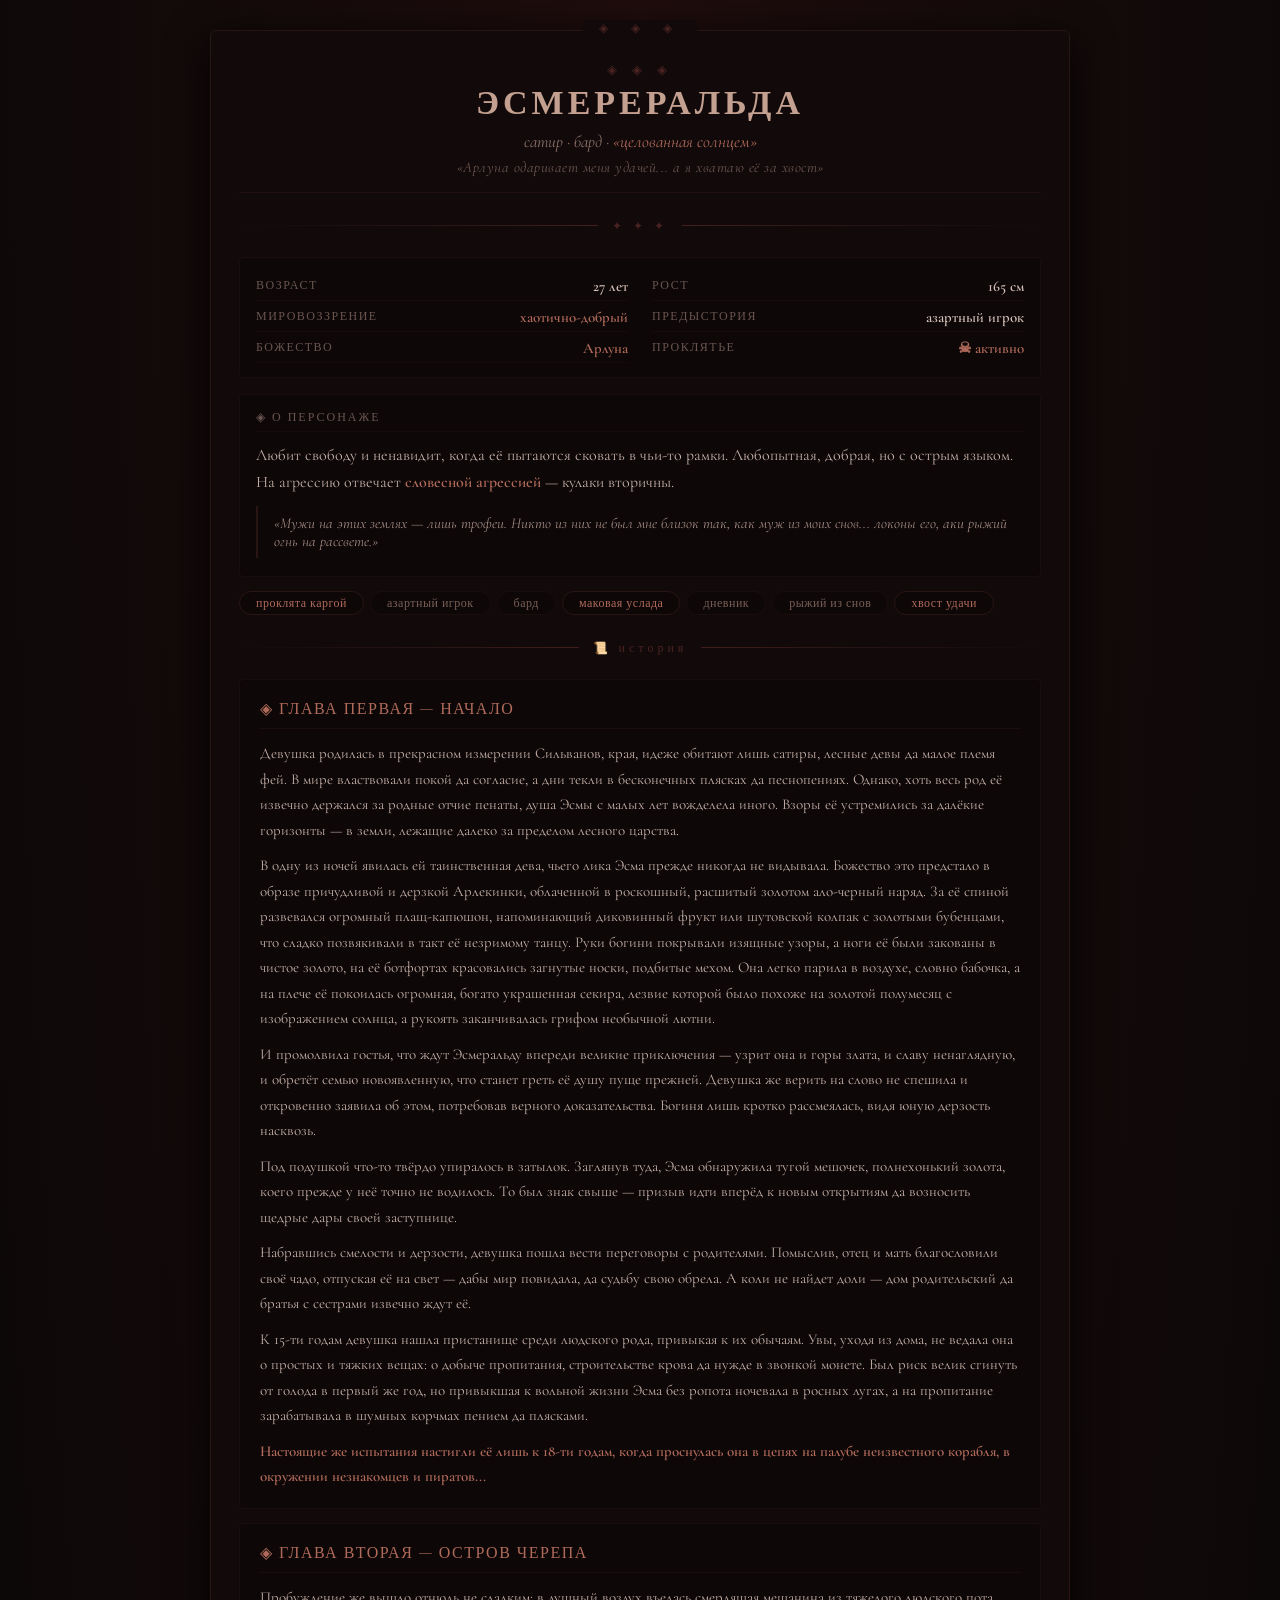
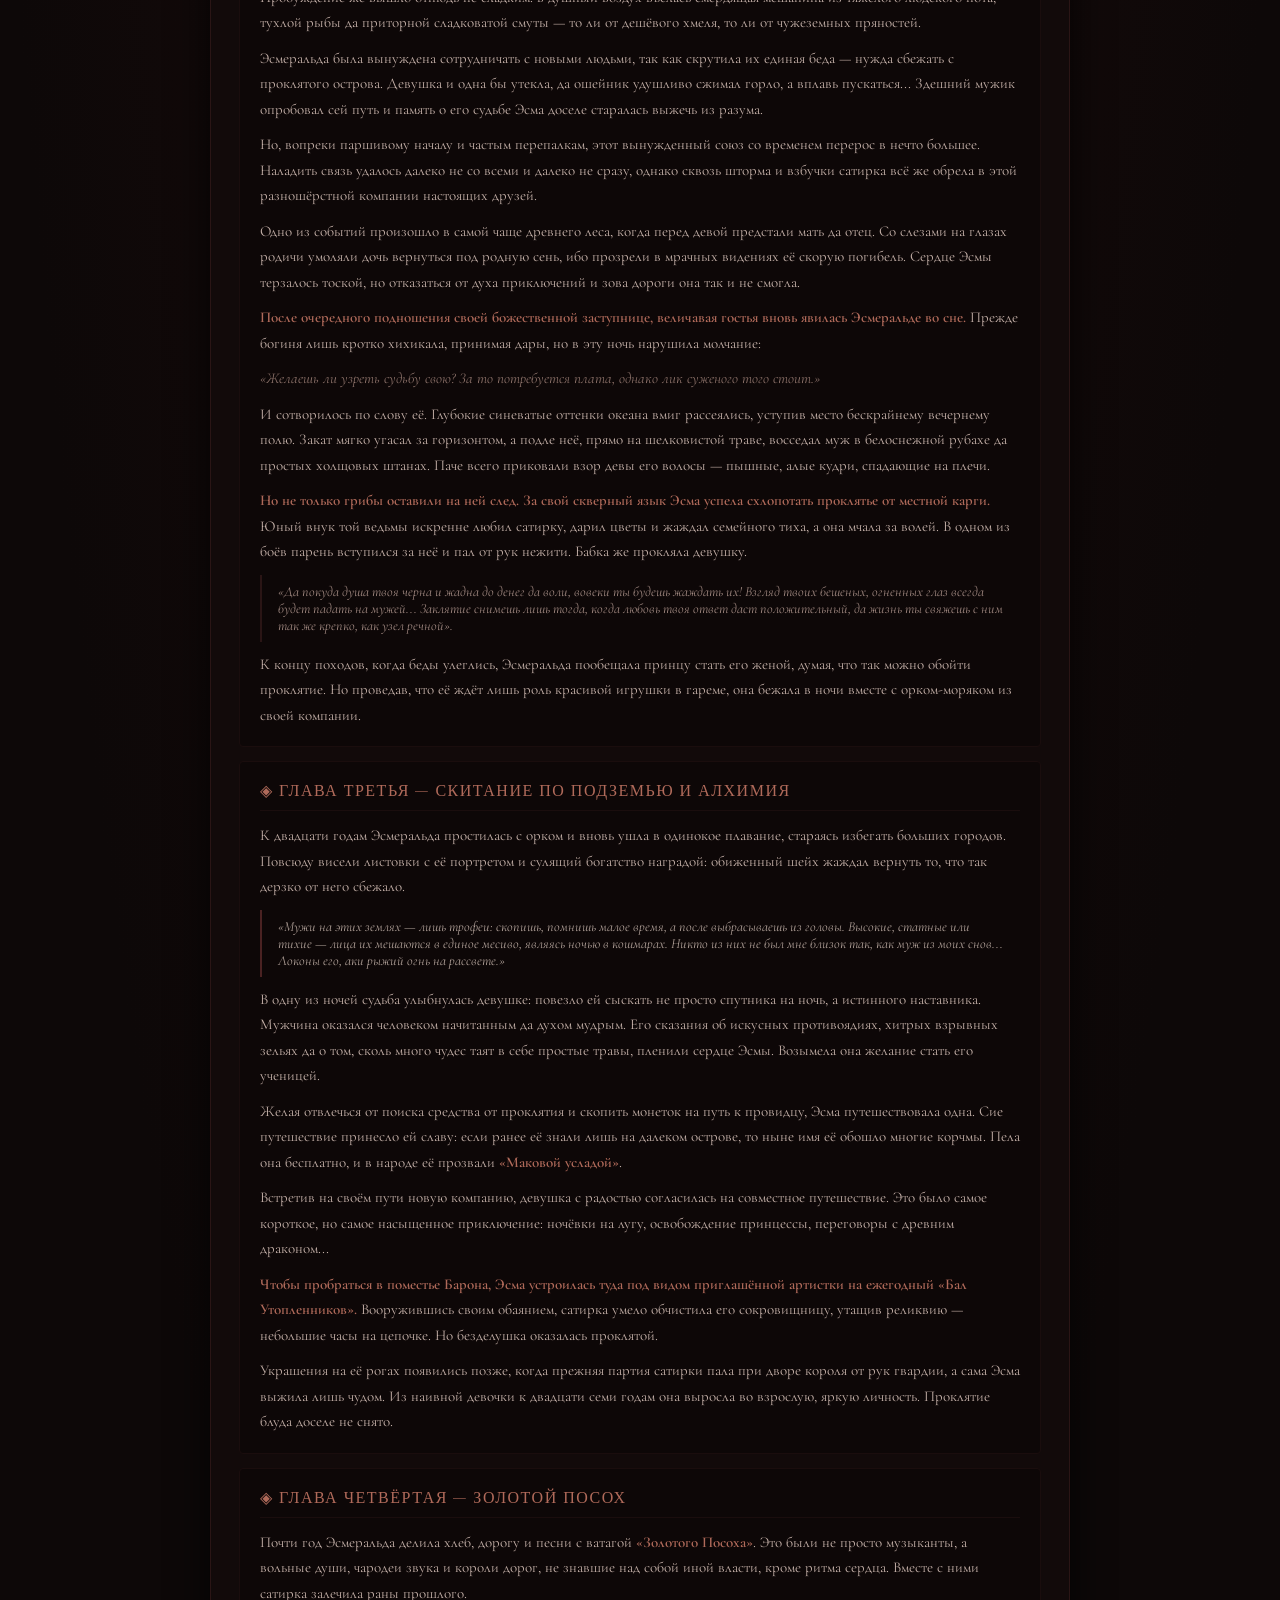
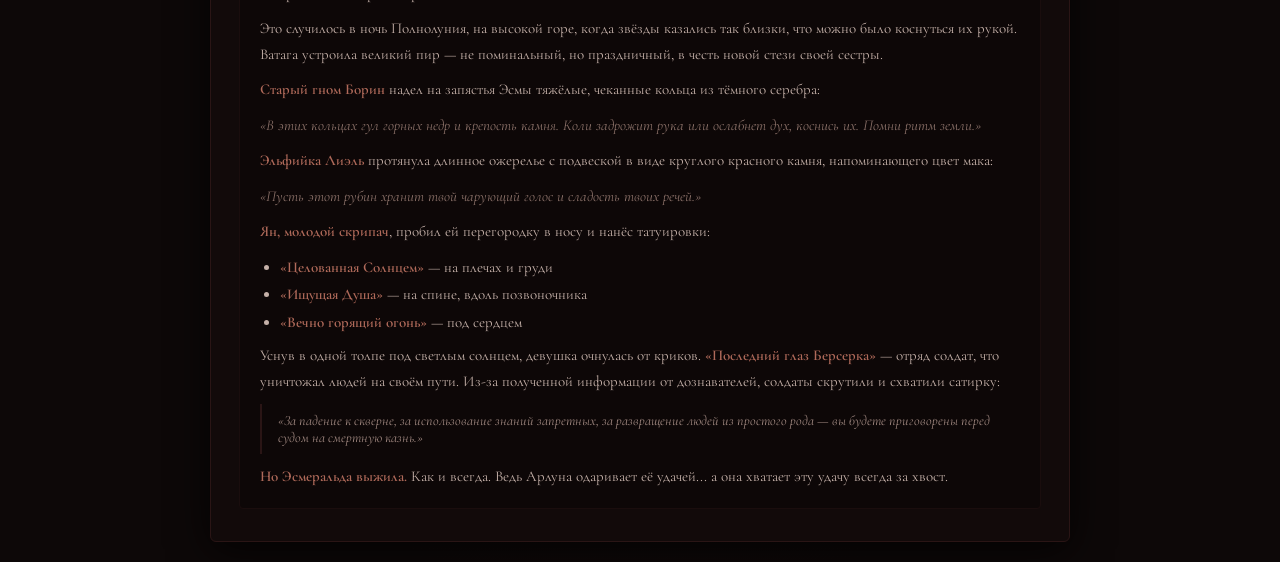
<file: html_20260808_381b29.html>
<!DOCTYPE html>
<html lang="ru">
<head>
    <meta charset="UTF-8" />
    <meta name="viewport" content="width=device-width, initial-scale=1.0" />
    <title>Эсмереральда · Сатир Бард</title>
    <link rel="preconnect" href="https://fonts.googleapis.com" />
    <link rel="preconnect" href="https://fonts.gstatic.com" crossorigin />
    <link href="https://fonts.googleapis.com/css2?family=Cinzel:wght@500;700&family=Cormorant+Garamond:ital,wght@0,400;0,600;1,400&display=swap" rel="stylesheet" />
    <style>
        /* ---------- ОСНОВА ---------- */
        * {
            margin: 0;
            padding: 0;
            box-sizing: border-box;
        }

        body {
            background: #0d0808;
            background-image: radial-gradient(ellipse at 50% 0%, #1f0d0d 0%, #0d0808 75%);
            min-height: 100vh;
            display: flex;
            justify-content: center;
            align-items: flex-start;
            font-family: 'Cormorant Garamond', serif;
            padding: 20px;
        }

        /* ---------- ОСНОВНАЯ КАРТОЧКА ---------- */
        .sheet {
            max-width: 860px;
            width: 100%;
            background: #120a0a;
            border: 1px solid #2a1515;
            border-radius: 6px;
            padding: 30px 28px 32px;
            box-shadow: 0 8px 40px rgba(0, 0, 0, 0.8);
            position: relative;
            margin-top: 10px;
        }

        .sheet::before {
            content: "◈ ◈ ◈";
            position: absolute;
            top: -11px;
            left: 50%;
            transform: translateX(-50%);
            background: #120a0a;
            padding: 0 16px;
            color: #4a2222;
            font-size: 12px;
            letter-spacing: 10px;
            font-family: 'Cinzel', serif;
        }

        /* ---------- ШАПКА ---------- */
        .header {
            border-bottom: 1px solid #1f0f0f;
            padding-bottom: 16px;
            margin-bottom: 20px;
            text-align: center;
        }

        .header .symbol {
            color: #4a2222;
            font-size: 13px;
            letter-spacing: 6px;
            font-family: 'Cinzel', serif;
            margin-bottom: 2px;
        }

        .header h1 {
            font-family: 'Cinzel', serif;
            font-size: 34px;
            color: #c4a090;
            margin: 0;
            text-transform: uppercase;
            letter-spacing: 4px;
            font-weight: 700;
        }

        .header .sub {
            font-style: italic;
            font-size: 17px;
            color: #8a7068;
            margin-top: 4px;
        }

        .header .sub .accent {
            color: #b06a5a;
        }

        .header .tagline {
            font-size: 15px;
            color: #6a5550;
            margin-top: 6px;
            font-style: italic;
            letter-spacing: 0.5px;
        }

        /* ---------- РАЗДЕЛИТЕЛЬ ---------- */
        .divider {
            text-align: center;
            margin: 22px 0;
            position: relative;
        }

        .divider::before {
            content: '';
            position: absolute;
            top: 50%;
            left: 0;
            right: 0;
            height: 1px;
            background: linear-gradient(90deg, transparent, #2a1515, #4a2222, #2a1515, transparent);
        }

        .divider span {
            background: #120a0a;
            padding: 0 14px;
            color: #4a2222;
            font-family: 'Cinzel', serif;
            font-size: 12px;
            letter-spacing: 4px;
            position: relative;
            z-index: 1;
        }

        /* ---------- СЕТКА ХАРАКТЕРИСТИК ---------- */
        .stats {
            display: grid;
            grid-template-columns: 1fr 1fr;
            gap: 2px 24px;
            padding: 14px 16px;
            margin-bottom: 16px;
            background: #0d0707;
            border: 1px solid #1a0d0d;
            border-radius: 4px;
        }

        .stat {
            display: flex;
            justify-content: space-between;
            border-bottom: 1px solid #160b0b;
            padding: 5px 0;
            color: #c4b0a8;
            font-size: 15px;
        }

        .stat:last-child {
            border-bottom: none;
        }

        .stat .label {
            color: #6a5550;
            font-size: 12px;
            text-transform: uppercase;
            letter-spacing: 1.5px;
            font-family: 'Cinzel', serif;
        }

        .stat .value {
            color: #d4c0b8;
            font-weight: 600;
        }

        .stat .value.accent {
            color: #b06a5a;
        }

        /* ---------- БИО ---------- */
        .bio {
            padding: 14px 16px;
            margin-bottom: 14px;
            background: #0d0707;
            border: 1px solid #1a0d0d;
            border-radius: 4px;
        }

        .bio .title {
            color: #6a5550;
            font-family: 'Cinzel', serif;
            font-size: 12px;
            letter-spacing: 2px;
            text-transform: uppercase;
            border-bottom: 1px solid #160b0b;
            padding-bottom: 6px;
            margin-bottom: 10px;
        }

        .bio p {
            color: #c4b0a8;
            font-size: 16px;
            line-height: 1.7;
        }

        .bio p .highlight {
            color: #b06a5a;
            font-weight: 600;
        }

        .bio .quote {
            display: block;
            border-left: 2px solid #2a1515;
            padding: 8px 16px;
            margin: 10px 0 4px;
            font-style: italic;
            color: #a08880;
            font-size: 15px;
        }

        /* ---------- ТЕГИ ---------- */
        .tags {
            display: flex;
            flex-wrap: wrap;
            gap: 6px;
            margin: 10px 0 16px;
        }

        .tag {
            background: #0d0707;
            border: 1px solid #1a0d0d;
            border-radius: 18px;
            padding: 3px 16px;
            color: #7a6058;
            font-size: 12px;
            font-family: 'Cinzel', serif;
            letter-spacing: 0.5px;
            text-transform: lowercase;
        }

        .tag.blood {
            border-color: #2a1515;
            color: #b06a5a;
        }

        /* ============================================================
           ГЛАВЫ (ЦЕЛИКОМ)
           ============================================================ */
        .chapter {
            padding: 18px 20px;
            margin-bottom: 14px;
            background: #0d0707;
            border: 1px solid #1a0d0d;
            border-radius: 4px;
        }

        .chapter:last-child {
            margin-bottom: 0;
        }

        .chapter-title {
            font-family: 'Cinzel', serif;
            font-size: 16px;
            color: #b06a5a;
            letter-spacing: 1.5px;
            border-bottom: 1px solid #1a0d0d;
            padding-bottom: 8px;
            margin-bottom: 12px;
            text-transform: uppercase;
        }

        .chapter p {
            color: #c4b0a8;
            font-size: 15px;
            line-height: 1.7;
            margin-bottom: 10px;
        }

        .chapter p:last-child {
            margin-bottom: 0;
        }

        .chapter .highlight {
            color: #b06a5a;
            font-weight: 600;
        }

        .chapter .italic {
            font-style: italic;
            color: #8a7068;
        }

        .chapter .curse-text {
            display: block;
            border-left: 2px solid #2a1515;
            padding: 8px 16px;
            margin: 10px 0;
            font-style: italic;
            color: #a08880;
            font-size: 14px;
        }

        .chapter .diary-entry {
            display: block;
            border-left: 2px solid #4a2222;
            padding: 8px 16px;
            margin: 10px 0;
            font-style: italic;
            color: #b0a098;
            font-size: 14px;
        }

        .chapter ul {
            color: #c4b0a8;
            font-size: 15px;
            line-height: 1.7;
            padding-left: 20px;
            margin: 8px 0;
        }

        .chapter ul li {
            margin-bottom: 2px;
        }

        /* ---------- АНИМАЦИИ ---------- */
        .fade-in {
            animation: fadeIn 0.3s ease forwards;
        }

        @keyframes fadeIn {
            0% {
                opacity: 0;
                transform: translateY(6px);
            }
            100% {
                opacity: 1;
                transform: translateY(0);
            }
        }

        /* ---------- АДАПТИВ ---------- */
        @media (max-width: 550px) {
            .sheet {
                padding: 16px 12px 20px;
            }

            .header h1 {
                font-size: 24px;
                letter-spacing: 2px;
            }

            .stats {
                grid-template-columns: 1fr;
                padding: 10px 12px;
            }

            .bio p {
                font-size: 14px;
            }

            .chapter p {
                font-size: 14px;
            }

            .chapter {
                padding: 12px 14px;
            }
        }
    </style>
</head>
<body>

    <div class="sheet">

        <!-- ====== ШАПКА ====== -->
        <div class="header">
            <div class="symbol">◈ ◈ ◈</div>
            <h1>Эсмереральда</h1>
            <div class="sub">
                сатир · бард · <span class="accent">«целованная солнцем»</span>
            </div>
            <div class="tagline">«Арлуна одаривает меня удачей... а я хватаю её за хвост»</div>
        </div>

        <!-- ====== РАЗДЕЛИТЕЛЬ ====== -->
        <div class="divider"><span>✦ ✦ ✦</span></div>

        <!-- ====== ХАРАКТЕРИСТИКИ ====== -->
        <div class="stats">
            <div class="stat">
                <span class="label">возраст</span>
                <span class="value">27 лет</span>
            </div>
            <div class="stat">
                <span class="label">рост</span>
                <span class="value">165 см</span>
            </div>
            <div class="stat">
                <span class="label">мировоззрение</span>
                <span class="value accent">хаотично-добрый</span>
            </div>
            <div class="stat">
                <span class="label">предыстория</span>
                <span class="value">азартный игрок</span>
            </div>
            <div class="stat">
                <span class="label">божество</span>
                <span class="value accent">Арлуна</span>
            </div>
            <div class="stat">
                <span class="label">проклятье</span>
                <span class="value accent">☠ активно</span>
            </div>
        </div>

        <!-- ====== БИО ====== -->
        <div class="bio">
            <div class="title">◈ о персонаже</div>
            <p>
                Любит свободу и ненавидит, когда её пытаются сковать в чьи-то рамки.
                Любопытная, добрая, но с острым языком. На агрессию отвечает
                <span class="highlight">словесной агрессией</span> — кулаки вторичны.
            </p>
            <span class="quote">
                «Мужи на этих землях — лишь трофеи. Никто из них не был мне близок так,
                как муж из моих снов... локоны его, аки рыжий огнь на рассвете.»
            </span>
        </div>

        <!-- ====== ТЕГИ ====== -->
        <div class="tags">
            <span class="tag blood">проклята каргой</span>
            <span class="tag">азартный игрок</span>
            <span class="tag">бард</span>
            <span class="tag blood">маковая услада</span>
            <span class="tag">дневник</span>
            <span class="tag">рыжий из снов</span>
            <span class="tag blood">хвост удачи</span>
        </div>

        <!-- ====== РАЗДЕЛИТЕЛЬ ====== -->
        <div class="divider"><span>📜 история</span></div>

        <!-- ====== ГЛАВА 1 ====== -->
        <div class="chapter">
            <div class="chapter-title">◈ глава первая — начало</div>
            <p>
                Девушка родилась в прекрасном измерении Сильванов, края, идеже обитают лишь сатиры, лесные девы да малое племя фей. В мире властвовали покой да согласие, а дни текли в бесконечных плясках да песнопениях. Однако, хоть весь род её извечно держался за родные отчие пенаты, душа Эсмы с малых лет вожделела иного. Взоры её устремились за далёкие горизонты — в земли, лежащие далеко за пределом лесного царства.
            </p>
            <p>
                В одну из ночей явилась ей таинственная дева, чьего лика Эсма прежде никогда не видывала. Божество это предстало в образе причудливой и дерзкой Арлекинки, облаченной в роскошный, расшитый золотом ало-черный наряд. За её спиной развевался огромный плащ-капюшон, напоминающий диковинный фрукт или шутовской колпак с золотыми бубенцами, что сладко позвякивали в такт её незримому танцу. Руки богини покрывали изящные узоры, а ноги её были закованы в чистое золото, на её ботфортах красовались загнутые носки, подбитые мехом. Она легко парила в воздухе, словно бабочка, а на плече её покоилась огромная, богато украшенная секира, лезвие которой было похоже на золотой полумесяц с изображением солнца, а рукоять заканчивалась грифом необычной лютни.
            </p>
            <p>
                И промолвила гостья, что ждут Эсмеральду впереди великие приключения — узрит она и горы злата, и славу ненаглядную, и обретёт семью новоявленную, что станет греть её душу пуще прежней. Девушка же верить на слово не спешила и откровенно заявила об этом, потребовав верного доказательства. Богиня лишь кротко рассмеялась, видя юную дерзость насквозь.
            </p>
            <p>
                Под подушкой что-то твёрдо упиралось в затылок. Заглянув туда, Эсма обнаружила тугой мешочек, полнехонький золота, коего прежде у неё точно не водилось. То был знак свыше — призыв идти вперёд к новым открытиям да возносить щедрые дары своей заступнице.
            </p>
            <p>
                Набравшись смелости и дерзости, девушка пошла вести переговоры с родителями. Помыслив, отец и мать благословили своё чадо, отпуская её на свет — дабы мир повидала, да судьбу свою обрела. А коли не найдет доли — дом родительский да братья с сестрами извечно ждут её.
            </p>
            <p>
                К 15-ти годам девушка нашла пристанище среди людского рода, привыкая к их обычаям. Увы, уходя из дома, не ведала она о простых и тяжких вещах: о добыче пропитания, строительстве крова да нужде в звонкой монете. Был риск велик сгинуть от голода в первый же год, но привыкшая к вольной жизни Эсма без ропота ночевала в росных лугах, а на пропитание зарабатывала в шумных корчмах пением да плясками.
            </p>
            <p>
                <span class="highlight">Настоящие же испытания настигли её лишь к 18-ти годам, когда проснулась она в цепях на палубе неизвестного корабля, в окружении незнакомцев и пиратов...</span>
            </p>
        </div>

        <!-- ====== ГЛАВА 2 ====== -->
        <div class="chapter">
            <div class="chapter-title">◈ глава вторая — остров черепа</div>
            <p>
                Пробуждение же вышло отнюдь не сладким: в душный воздух въелась смердящая мешанина из тяжелого людского пота, тухлой рыбы да приторной сладковатой смуты — то ли от дешёвого хмеля, то ли от чужеземных пряностей.
            </p>
            <p>
                Эсмеральда была вынуждена сотрудничать с новыми людьми, так как скрутила их единая беда — нужда сбежать с проклятого острова. Девушка и одна бы утекла, да ошейник удушливо сжимал горло, а вплавь пускаться... Здешний мужик опробовал сей путь и память о его судьбе Эсма доселе старалась выжечь из разума.
            </p>
            <p>
                Но, вопреки паршивому началу и частым перепалкам, этот вынужденный союз со временем перерос в нечто большее. Наладить связь удалось далеко не со всеми и далеко не сразу, однако сквозь шторма и взбучки сатирка всё же обрела в этой разношёрстной компании настоящих друзей.
            </p>
            <p>
                Одно из событий произошло в самой чаще древнего леса, когда перед девой предстали мать да отец. Со слезами на глазах родичи умоляли дочь вернуться под родную сень, ибо прозрели в мрачных видениях её скорую погибель. Сердце Эсмы терзалось тоской, но отказаться от духа приключений и зова дороги она так и не смогла.
            </p>
            <p>
                <span class="highlight">После очередного подношения своей божественной заступнице, величавая гостья вновь явилась Эсмеральде во сне.</span> Прежде богиня лишь кротко хихикала, принимая дары, но в эту ночь нарушила молчание:
            </p>
            <p class="italic">
                «Желаешь ли узреть судьбу свою? За то потребуется плата, однако лик суженого того стоит.»
            </p>
            <p>
                И сотворилось по слову её. Глубокие синеватые оттенки океана вмиг рассеялись, уступив место бескрайнему вечернему полю. Закат мягко угасал за горизонтом, а подле неё, прямо на шелковистой траве, восседал муж в белоснежной рубахе да простых холщовых штанах. Паче всего приковали взор девы его волосы — пышные, алые кудри, спадающие на плечи.
            </p>
            <p>
                <span class="highlight">Но не только грибы оставили на ней след. За свой скверный язык Эсма успела схлопотать проклятье от местной карги.</span> Юный внук той ведьмы искренне любил сатирку, дарил цветы и жаждал семейного тиха, а она мчала за волей. В одном из боёв парень вступился за неё и пал от рук нежити. Бабка же прокляла девушку.
            </p>
            <span class="curse-text">
                «Да покуда душа твоя черна и жадна до денег да воли, вовеки ты будешь жаждать их! Взгляд твоих бешеных, огненных глаз всегда будет падать на мужей... Заклятие снимешь лишь тогда, когда любовь твоя ответ даст положительный, да жизнь ты свяжешь с ним так же крепко, как узел речной».
            </span>
            <p>
                К концу походов, когда беды улеглись, Эсмеральда пообещала принцу стать его женой, думая, что так можно обойти проклятие. Но проведав, что её ждёт лишь роль красивой игрушки в гареме, она бежала в ночи вместе с орком-моряком из своей компании.
            </p>
        </div>

        <!-- ====== ГЛАВА 3 ====== -->
        <div class="chapter">
            <div class="chapter-title">◈ глава третья — скитание по подземью и алхимия</div>
            <p>
                К двадцати годам Эсмеральда простилась с орком и вновь ушла в одинокое плавание, стараясь избегать больших городов. Повсюду висели листовки с её портретом и сулящий богатство наградой: обиженный шейх жаждал вернуть то, что так дерзко от него сбежало.
            </p>
            <span class="diary-entry">
                «Мужи на этих землях — лишь трофеи: скопишь, помнишь малое время, а после выбрасываешь из головы. Высокие, статные или тихие — лица их мешаются в единое месиво, являясь ночью в кошмарах. Никто из них не был мне близок так, как муж из моих снов... Локоны его, аки рыжий огнь на рассвете.»
            </span>
            <p>
                В одну из ночей судьба улыбнулась девушке: повезло ей сыскать не просто спутника на ночь, а истинного наставника. Мужчина оказался человеком начитанным да духом мудрым. Его сказания об искусных противоядиях, хитрых взрывных зельях да о том, сколь много чудес таят в себе простые травы, пленили сердце Эсмы. Возымела она желание стать его ученицей.
            </p>
            <p>
                Желая отвлечься от поиска средства от проклятия и скопить монеток на путь к провидцу, Эсма путешествовала одна. Сие путешествие принесло ей славу: если ранее её знали лишь на далеком острове, то ныне имя её обошло многие корчмы. Пела она бесплатно, и в народе её прозвали <span class="highlight">«Маковой усладой»</span>.
            </p>
            <p>
                Встретив на своём пути новую компанию, девушка с радостью согласилась на совместное путешествие. Это было самое короткое, но самое насыщенное приключение: ночёвки на лугу, освобождение принцессы, переговоры с древним драконом...
            </p>
            <p>
                <span class="highlight">Чтобы пробраться в поместье Барона, Эсма устроилась туда под видом приглашённой артистки на ежегодный «Бал Утопленников».</span> Вооружившись своим обаянием, сатирка умело обчистила его сокровищницу, утащив реликвию — небольшие часы на цепочке. Но безделушка оказалась проклятой.
            </p>
            <p>
                Украшения на её рогах появились позже, когда прежняя партия сатирки пала при дворе короля от рук гвардии, а сама Эсма выжила лишь чудом. Из наивной девочки к двадцати семи годам она выросла во взрослую, яркую личность. Проклятие блуда доселе не снято.
            </p>
        </div>

        <!-- ====== ГЛАВА 4 ====== -->
        <div class="chapter">
            <div class="chapter-title">◈ глава четвёртая — золотой посох</div>
            <p>
                Почти год Эсмеральда делила хлеб, дорогу и песни с ватагой <span class="highlight">«Золотого Посоха»</span>. Это были не просто музыканты, а вольные души, чародеи звука и короли дорог, не знавшие над собой иной власти, кроме ритма сердца. Вместе с ними сатирка залечила раны прошлого.
            </p>
            <p>
                Это случилось в ночь Полнолуния, на высокой горе, когда звёзды казались так близки, что можно было коснуться их рукой. Ватага устроила великий пир — не поминальный, но праздничный, в честь новой стези своей сестры.
            </p>
            <p>
                <span class="highlight">Старый гном Борин</span> надел на запястья Эсмы тяжёлые, чеканные кольца из тёмного серебра:
            </p>
            <p class="italic">
                «В этих кольцах гул горных недр и крепость камня. Коли задрожит рука или ослабнет дух, коснись их. Помни ритм земли.»
            </p>
            <p>
                <span class="highlight">Эльфийка Лиэль</span> протянула длинное ожерелье с подвеской в виде круглого красного камня, напоминающего цвет мака:
            </p>
            <p class="italic">
                «Пусть этот рубин хранит твой чарующий голос и сладость твоих речей.»
            </p>
            <p>
                <span class="highlight">Ян, молодой скрипач</span>, пробил ей перегородку в носу и нанёс татуировки:
            </p>
            <ul>
                <li><span class="highlight">«Целованная Солнцем»</span> — на плечах и груди</li>
                <li><span class="highlight">«Ищущая Душа»</span> — на спине, вдоль позвоночника</li>
                <li><span class="highlight">«Вечно горящий огонь»</span> — под сердцем</li>
            </ul>
            <p>
                Уснув в одной толпе под светлым солнцем, девушка очнулась от криков. <span class="highlight">«Последний глаз Берсерка»</span> — отряд солдат, что уничтожал людей на своём пути. Из-за полученной информации от дознавателей, солдаты скрутили и схватили сатирку:
            </p>
            <span class="curse-text">
                «За падение к скверне, за использование знаний запретных, за развращение людей из простого рода — вы будете приговорены перед судом на смертную казнь.»
            </span>
            <p style="margin-top: 10px;">
                <span class="highlight">Но Эсмеральда выжила.</span> Как и всегда. Ведь Арлуна одаривает её удачей... а она хватает эту удачу всегда за хвост.
            </p>
        </div>

    </div>

</body>
</html>
</file>
